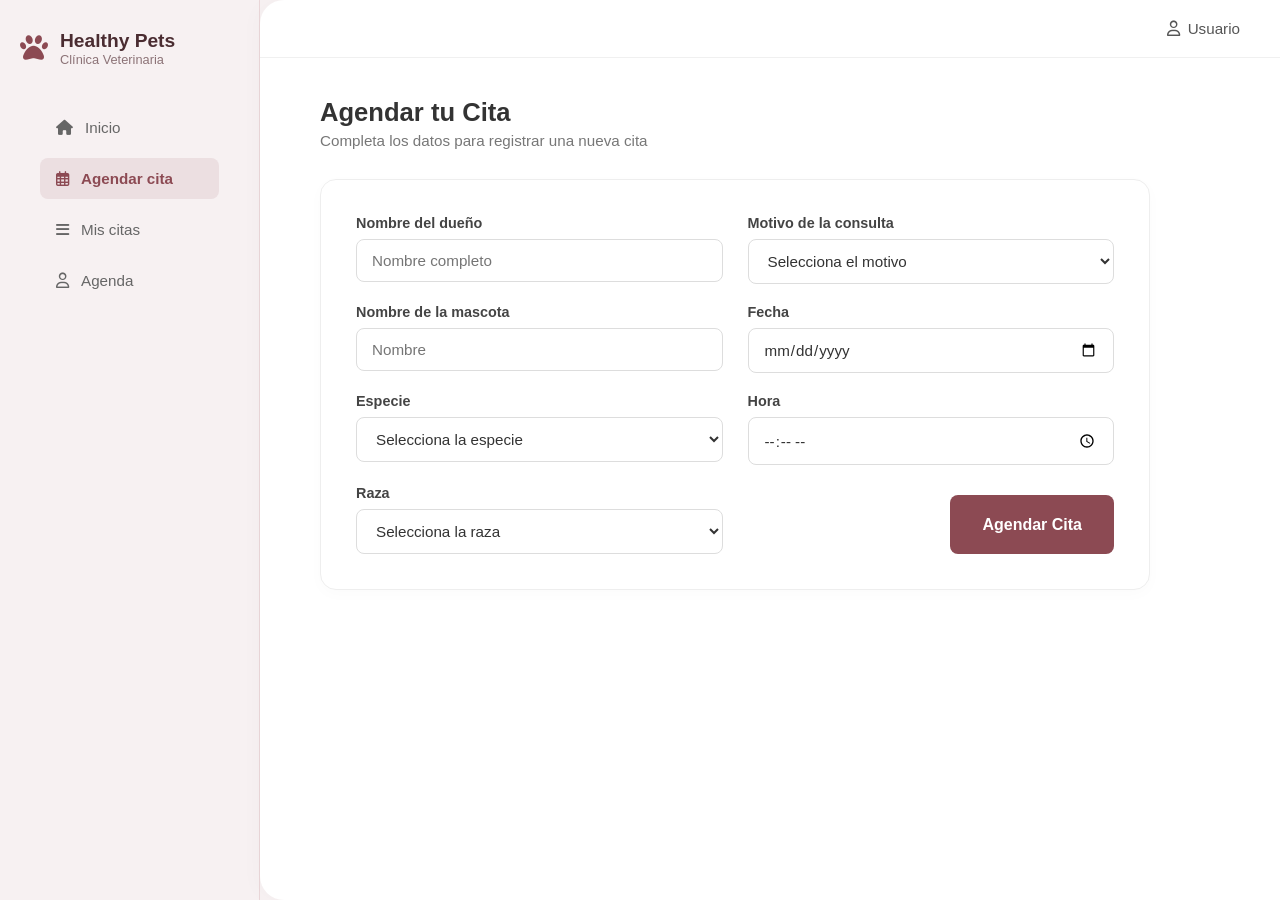
<file: index.html>
<!DOCTYPE html>
<html lang="es">
<head>
  <meta charset="UTF-8">
  <title>Agendar Cita - Healthy Pets</title>
  <link rel="stylesheet" href="css/global.css">
  <link rel="stylesheet" href="css/index.css">
  <!-- Iconos -->
  <link rel="stylesheet" href="https://cdnjs.cloudflare.com/ajax/libs/font-awesome/6.4.0/css/all.min.css">
</head>
<body>
  <div class="app-container">
    <!-- Barra Lateral -->
    <aside class="sidebar">
      <div class="sidebar-logo">
        <div class="paw-icon-top"><i class="fa-solid fa-paw"></i></div>
        <div>
          <h2>Healthy Pets</h2>
          <span>Clínica Veterinaria</span>
        </div>
      </div>
      <nav class="sidebar-nav">
        <a href="login.html" class="nav-item">
          <i class='fa-solid fa-house'></i> <span>Inicio</span>
        </a>
        <a href="index.html" class="nav-item active">
          <i class='fa-regular fa-calendar-days'></i> <span>Agendar cita</span>
        </a>
        <a href="citas.html" class="nav-item">
          <i class='fa-solid fa-bars'></i> <span>Mis citas</span>
        </a>
        <a href="agenda.html" class="nav-item">
          <i class='fa-regular fa-user'></i> <span>Agenda</span>
        </a>
      </nav>
    </aside>

    <!-- Contenido Principal -->
    <main class="main-content">
      <header class="top-header">
        <div class="user-profile">
          <i class='fa-regular fa-user'></i> Usuario
        </div>
      </header>

      <div class="form-container-wrapper">
        <div class="form-header">
          <h2>Agendar tu Cita</h2>
          <p>Completa los datos para registrar una nueva cita</p>
        </div>

        <div class="cita-card">
          <form class="formulario-grid">
            <div class="form-group">
              <label for="dueno">Nombre del dueño</label>
              <input type="text" id="dueno" placeholder="Nombre completo" required>
            </div>
            <div class="form-group">
              <label for="motivo">Motivo de la consulta</label>
              <select id="motivo" required>
                <option value="" disabled selected>Selecciona el motivo</option>
                <option value="urgencia">Urgencia</option>
                <option value="general">General</option>
                <option value="vacunacion">Vacunación</option>
              </select>
              <!--No olvidar agregar una opcion de dsiponibilidad de horario de cada doctor-->
            </div>
            <div class="form-group">
              <label for="mascota">Nombre de la mascota</label>
              <input type="text" id="mascota" placeholder="Nombre" required>
            </div>
            <div class="form-group">
              <label for="fecha">Fecha</label>
              <input type="date" id="fecha" required>
            </div>
            <div class="form-group">
              <label for="especie">Especie</label>
              <select id="especie" required>
                <option value="" disabled selected>Selecciona la especie</option>
                <option value="perro">Perro</option>
                <option value="gato">Gato</option>
                <option value="otro">Otro</option>
              </select>
            </div>
            <div class="form-group">
              <label for="hora">Hora</label>
              <input type="time" id="hora" required>
            </div>
            <div class="form-group">
              <label for="raza">Raza</label>
              <select id="raza" required>
                <option value="" disabled selected>Selecciona la raza</option>
                <option value="golden">Golden Retriever</option>
                <option value="mestizo">Mestizo</option>
                <option value="siames">Siamés</option>
                <option value="otro">Otra</option>
              </select>
            </div>
            <div class="form-actions">
              <button type="submit" class="btn-submit">Agendar Cita</button>
            </div>
          </form>
        </div>
        <div id="lista-citas-dinamica" style="margin-top: 20px;"></div>
      </div>
    </main>
  </div>

  <script>
    const boton = document.querySelector('.formulario-grid button[type="submit"]');

    if (boton) {
      boton.addEventListener('click', (evento) => {
        evento.preventDefault();

        const dueno = document.getElementById('dueno').value;
        const motivo = document.getElementById('motivo').value;
        const mascota = document.getElementById('mascota').value;
        const fecha = document.getElementById('fecha').value;
        const especie = document.getElementById('especie').value;
        const hora = document.getElementById('hora').value;
        const raza = document.getElementById('raza').value;

        if (!dueno || !mascota || !fecha || !hora) {
          alert("Por favor, llena los campos obligatorios principales.");
          return;
        }

        const nuevaCita = { dueno, motivo, mascota, fecha, especie, hora, raza };
        const listaCitas = JSON.parse(localStorage.getItem('citasGuardadas')) || [];
        listaCitas.push(nuevaCita);
        localStorage.setItem('citasGuardadas', JSON.stringify(listaCitas));

        window.location.href = 'citaex.html';
      });
    }
  </script>
</body>
</html>
</file>
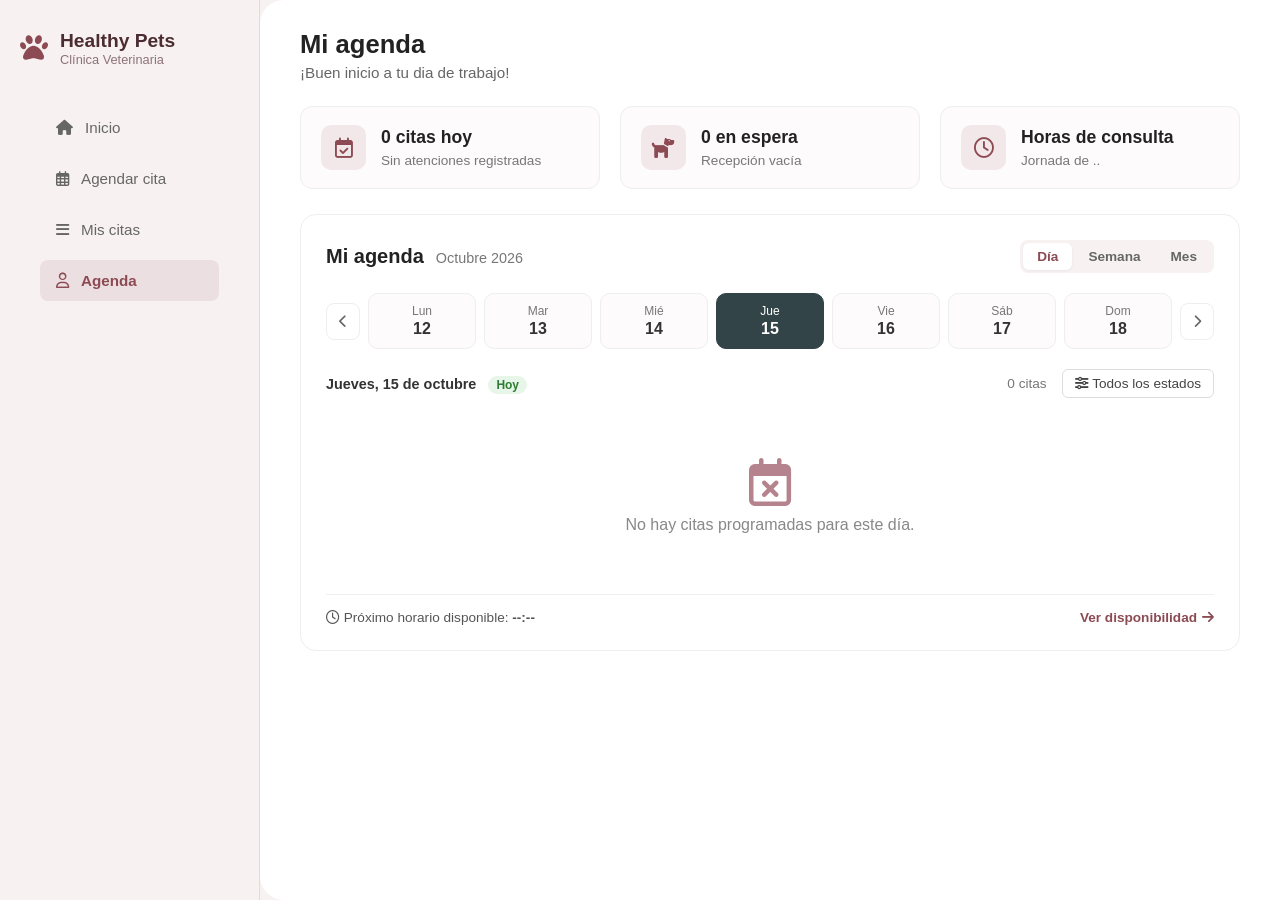
<file: agenda.html>
<!DOCTYPE html>
<html lang="es">
<head>
  <meta charset="UTF-8">
  <title>Mi agenda - Healthy Pets</title>
  <link rel="stylesheet" href="css/global.css">
  <link rel="stylesheet" href="css/agenda.css">
  <!-- Iconos -->
  <link rel="stylesheet" href="https://cdnjs.cloudflare.com/ajax/libs/font-awesome/6.4.0/css/all.min.css">
</head>
<body>
  <div class="app-container">
    <!-- Barra Lateral -->
    <aside class="sidebar">
      <div class="sidebar-logo">
        <div class="paw-icon-top"><i class="fa-solid fa-paw"></i></div>
        <div>
          <h2>Healthy Pets</h2>
          <span>Clínica Veterinaria</span>
        </div>
      </div>
      <nav class="sidebar-nav">
        <a href="login.html" class="nav-item">
          <i class='fa-solid fa-house'></i> <span>Inicio</span>
        </a>
        <a href="index.html" class="nav-item">
          <i class='fa-regular fa-calendar-days'></i> <span>Agendar cita</span>
        </a>
        <a href="citas.html" class="nav-item">
          <i class='fa-solid fa-bars'></i> <span>Mis citas</span>
        </a>
        <a href="agenda.html" class="nav-item active">
          <i class='fa-regular fa-user'></i> <span>Agenda</span>
        </a>
      </nav>
    </aside>

    <!-- Contenido Principal -->
    <main class="main-content">
      
      <!-- Cabecera Superior con Botones de Acción -->
      <header class="agenda-top-header">
        <div>
          <h1>Mi agenda</h1>
          <p>¡Buen inicio a tu dia de trabajo!</p>
        </div>
        
      </header>

      <!-- Tarjetas de Estadísticas (Dinámicas o vacías) -->
      <div class="stats-row">
        <div class="stat-card">
          <div class="stat-icon"><i class="fa-regular fa-calendar-check"></i></div>
          <div class="stat-info">
            <h3 id="stat-citas-hoy">0 citas hoy</h3>
            <span>Sin atenciones registradas</span>
          </div>
        </div>
        <div class="stat-card">
          <div class="stat-icon"><i class="fa-solid fa-dog"></i></div>
          <div class="stat-info">
            <h3 id="stat-en-espera">0 en espera</h3>
            <span>Recepción vacía</span>
          </div>
        </div>
        <div class="stat-card">
          <div class="stat-icon"><i class="fa-regular fa-clock"></i></div>
          <div class="stat-info">
            <h3>Horas de consulta</h3>
            <span>Jornada de ..</span>
          </div>
        </div>
      </div>

      <!-- Sección Principal de Agenda (Contenedor vacío listo para JS / Base de Datos) -->
      <div class="right-agenda-column full-width">
        <div class="agenda-toolbar">
          <div class="agenda-title-date">
            <h2>Mi agenda</h2>
            <span id="mes-actual-label">Octubre 2026</span>
          </div>
          <div class="agenda-views">
            <button class="view-btn active">Día</button>
            <button class="view-btn">Semana</button>
            <button class="view-btn">Mes</button>
          </div>
        </div>

        <!-- Selector de Días de la Semana -->
        <div class="days-selector">
          <button class="arrow-btn"><i class="fa-solid fa-chevron-left"></i></button>
          <div class="day-item"><small>Lun</small><b>12</b></div>
          <div class="day-item"><small>Mar</small><b>13</b></div>
          <div class="day-item"><small>Mié</small><b>14</b></div>
          <div class="day-item active"><small>Jue</small><b>15</b></div>
          <div class="day-item"><small>Vie</small><b>16</b></div>
          <div class="day-item"><small>Sáb</small><b>17</b></div>
          <div class="day-item"><small>Dom</small><b>18</b></div>
          <button class="arrow-btn"><i class="fa-solid fa-chevron-right"></i></button>
        </div>

        <!-- Sub-cabecera del día seleccionado -->
        <div class="day-sub-header">
          <div class="date-badge-label">
            <strong>Jueves, 15 de octubre</strong> <span class="badge-today">Hoy</span>
          </div>
          <div class="agenda-filters">
            <span id="contador-citas-dia">0 citas</span>
            <button class="filter-dropdown-btn"><i class="fa-solid fa-sliders"></i> Todos los estados</button>
          </div>
        </div>

        <!-- LISTADO VACÍO (Aquí se inyectarán las citas mediante JavaScript o tu Backend) -->
        <div id="contenedor-agenda-dinamica" class="agenda-list">
          <!-- Mensaje predeterminado cuando no hay citas -->
          <div class="empty-state-agenda" style="text-align: center; padding: 40px; color: #888;">
            <i class="fa-regular fa-calendar-xmark" style="font-size: 3rem; margin-bottom: 10px; color: #b5838d;"></i>
            <p>No hay citas programadas para este día.</p>
          </div>
        </div>

        <!-- Pie de Agenda -->
        <div class="agenda-footer-bar">
          <span><i class="fa-regular fa-clock"></i> Próximo horario disponible: <strong id="proximo-horario">--:--</strong></span>
          <a href="#" class="link-disponibilidad">Ver disponibilidad <i class="fa-solid fa-arrow-right"></i></a>
        </div>

      </div>

    </main>
  </div>
</body>
</html>
</file>
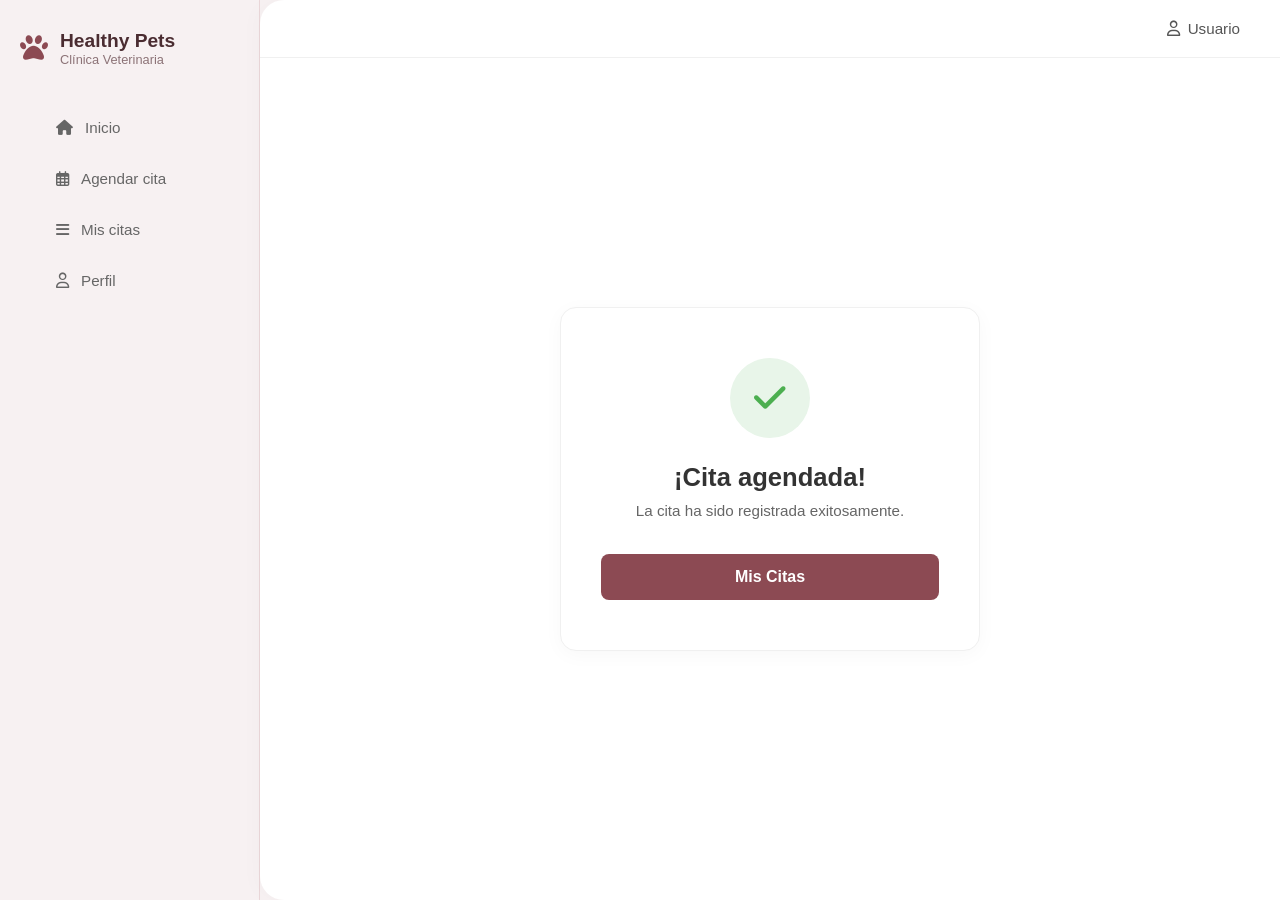
<file: citaex.html>
<!DOCTYPE html>
<html lang="es">
<head>
    <meta charset="UTF-8">
    <meta name="viewport" content="width=device-width, initial-scale=1.0">
    <title>Healthy Pets - Cita Agendada</title>
    <!-- Hojas de estilo -->
    <link rel="stylesheet" href="css/global.css">
    <link rel="stylesheet" href="css/citaex.css">
    <!-- Iconos -->
    <link rel="stylesheet" href="https://cdnjs.cloudflare.com/ajax/libs/font-awesome/6.4.0/css/all.min.css">
</head>
<body>

<div class="app-container">
    <!-- Barra Lateral (Sidebar) -->
    <aside class="sidebar">
        <div class="sidebar-logo">
            <div class="paw-icon-top"><i class="fa-solid fa-paw"></i></div>
            <div>
                <h2>Healthy Pets</h2>
                <span>Clínica Veterinaria</span>
            </div>
        </div>

        <nav class="sidebar-nav">
            <a href="login.html" class="nav-item">
                <i class='fa-solid fa-house'></i> <span>Inicio</span>
            </a>
            <a href="index.html" class="nav-item">
                <i class='fa-regular fa-calendar-days'></i> <span>Agendar cita</span>
            </a>
            <a href="citas.html" class="nav-item">
                <i class='fa-solid fa-bars'></i> <span>Mis citas</span>
            </a>
            <a href="perfil.html" class="nav-item">
                <i class='fa-regular fa-user'></i> <span>Perfil</span>
            </a>
        </nav>
    </aside>

    <!-- Contenido Principal -->
    <main class="main-content">
        <!-- Barra Superior -->
        <header class="top-header">
            <div class="user-profile">
                <i class='fa-regular fa-user'></i> Usuario
            </div>
        </header>

        <!-- Tarjeta de Confirmación de Cita -->
        <div class="success-container">
            <div class="success-card">
                
                <!-- Círculo de Verificación con icono -->
                <div class="check-circle">
                    <i class="fa-solid fa-check"></i>
                </div>

                <h2>¡Cita agendada!</h2>
                <p class="success-message">La cita ha sido registrada exitosamente.</p>

                <!-- Botón Ir al Inicio -->
                <a href="citas.html" class="btn-success">Mis Citas</a>
            </div>
        </div>
    </main>
</div>

</body>
</html>
</file>
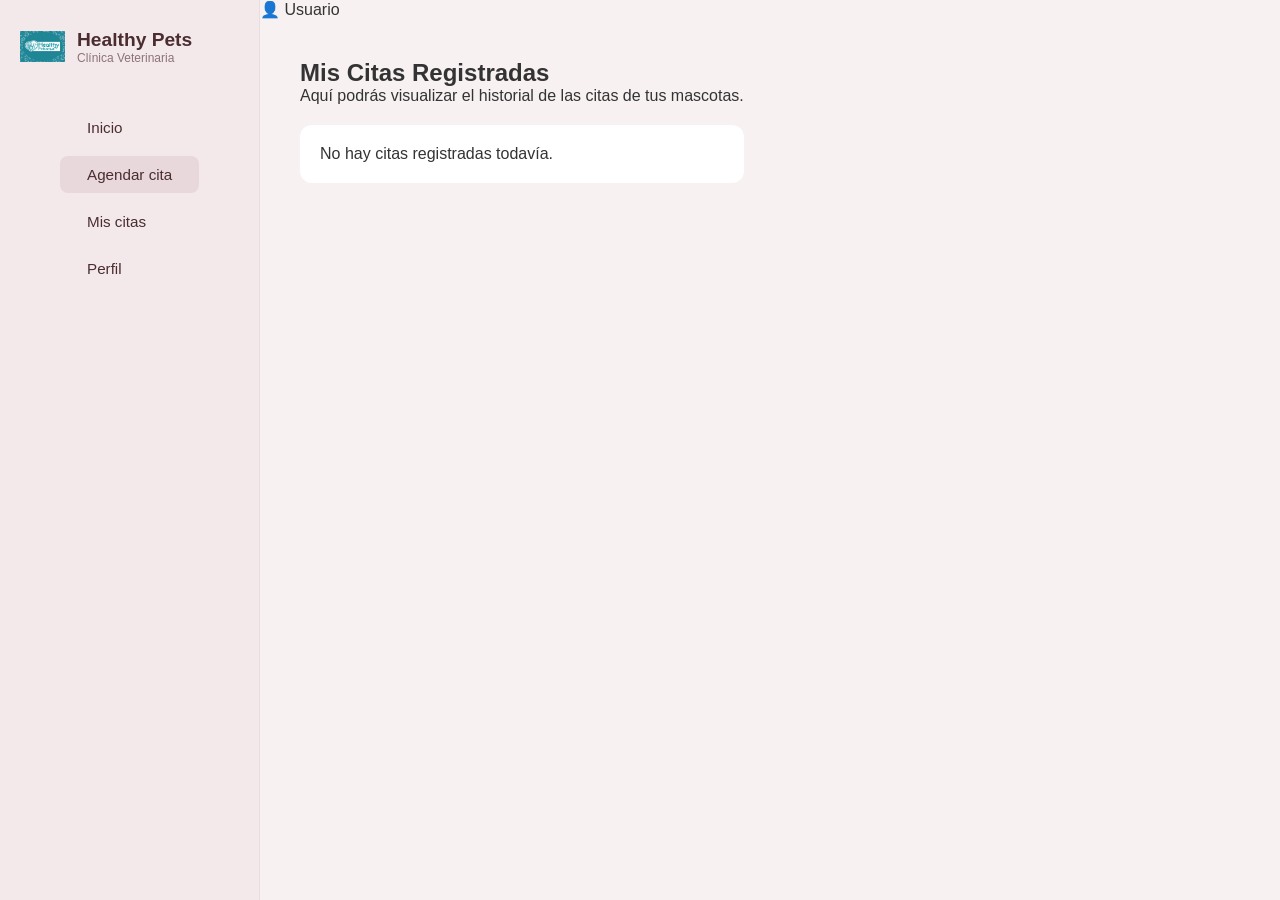
<file: citas.html>
<!DOCTYPE html>
<html lang="es">
<head>
    <meta charset="UTF-8">
    <meta name="viewport" content="width=device-width, initial-scale=1.0">
    <title>Healthy Pets - Mis Citas</title>
    <link rel="stylesheet" href="css/global.css">
    <link rel="stylesheet" href="css/citas.css">
</head>
<body>

<div class="app-container">
    <!-- Barra Lateral -->
    <aside class="sidebar">
        <div class="sidebar-logo">
            <img src="logo-V.png" alt="Logo Veterinaria">
            <div>
                <h1>Healthy Pets</h1>
                <span>Clínica Veterinaria</span>
            </div>
        </div>

       <nav class="sidebar-nav">
    <!-- El botón de Inicio ahora redirige al login -->
   <nav class="sidebar-nav">
        <a href="login.html" class="nav-item">
          <i class='fa-solid fa-house'></i> <span>Inicio</span>
        </a>
        <a href="index.html" class="nav-item active">
          <i class='fa-regular fa-calendar-days'></i> <span>Agendar cita</span>
        </a>
        <a href="citas.html" class="nav-item">
          <i class='fa-solid fa-bars'></i> <span>Mis citas</span>
        </a>
        <a href="perfil.html" class="nav-item">
          <i class='fa-regular fa-user'></i> <span>Perfil</span>
        </a>
      </nav>
    </aside>

    <!-- Contenido Principal -->
    <main class="main-content">
        <header class="top-header">
            <div class="user-profile"><span>👤 Usuario</span></div>
        </header>

        <div class="form-container-wrapper" style="padding: 40px;">
            <h2>Mis Citas Registradas</h2>
            <p>Aquí podrás visualizar el historial de las citas de tus mascotas.</p>
            <!-- Contenedor del listado -->
            <div id="lista-citas" style="background: white; padding: 20px; border-radius: 12px; margin-top: 20px;">
                <p>No hay citas registradas todavía.</p>
            </div>
        </div>
    </main>
</div>

</body>
</html>
<script>
  document.addEventListener("DOMContentLoaded", () => {
    const contenedor = document.getElementById("contenedor-mis-citas");
    const citasGuardadas = JSON.parse(localStorage.getItem("citasGuardadas")) || [];

    if (citasGuardadas.length === 0) {
      contenedor.innerHTML = `<p style="text-align: center; color: #666; padding: 20px;">No hay citas registradas todavía.</p>`;
      return;
    }

    contenedor.innerHTML = ""; // Limpiar contenedor

    citasGuardadas.forEach((cita, index) => {
      const tarjeta = document.createElement("div");
      tarjeta.className = "cita-card-detalle";

      tarjeta.innerHTML = `
        <div class="cita-header-bar">
          <span>Detalle de Cita</span>
          <span>#0${index + 1}</span>
        </div>
        <div class="cita-body">
          <div class="cita-info-top">
            <div class="pet-avatar">🐶</div>
            <div class="pet-main-info">
              <h3>${cita.mascota}</h3>
              <p>${cita.especie} - ${cita.raza || 'No especificada'}</p>
            </div>
            <span class="badge-confirmada">Confirmada</span>
          </div>

          <div class="cita-detail-row">
            <span class="label">👤 Dueño:</span>
            <span class="value">${cita.dueno}</span>
          </div>
          <div class="cita-detail-row">
            <span class="label">🐾 Especie:</span>
            <span class="value">${cita.especie}</span>
          </div>
          <div class="cita-detail-row">
            <span class="label">🐕 Raza:</span>
            <span class="value">${cita.raza || 'N/A'}</span>
          </div>
          <div class="cita-detail-row">
            <span class="label">📋 Motivo:</span>
            <span class="value">${cita.motivo}</span>
          </div>
          <div class="cita-detail-row">
            <span class="label">📅 Fecha:</span>
            <span class="value">${cita.fecha}</span>
          </div>
          <div class="cita-detail-row">
            <span class="label">🕒 Hora:</span>
            <span class="value">${cita.hora}</span>
          </div>

          <div class="cita-actions">
            <button class="btn-accion btn-editar" onclick="alert('Editar cita próximamente')">✏️ Editar</button>
            <button class="btn-accion btn-cancelar" onclick="eliminarCita(${index})">🗑️ Cancelar</button>
          </div>
        </div>
      `;
      contenedor.appendChild(tarjeta);
    });
  });

  function eliminarCita(index) {
    if (confirm("¿Estás seguro de cancelar esta cita?")) {
      let citasGuardadas = JSON.parse(localStorage.getItem("citasGuardadas")) || [];
      citasGuardadas.splice(index, 1);
      localStorage.setItem("citasGuardadas", JSON.stringify(citasGuardadas));
      location.reload();
    }
  }
</script>
</file>
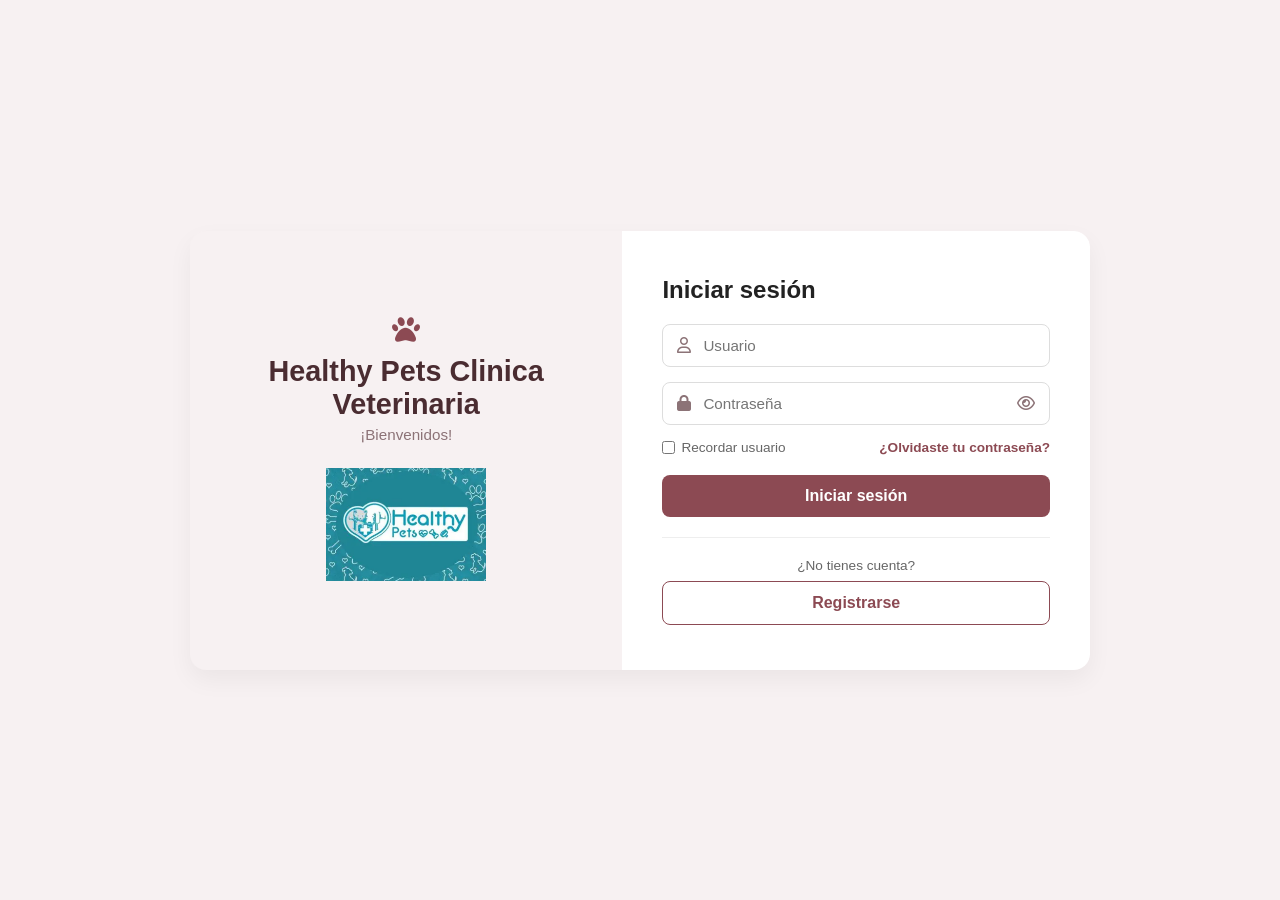
<file: login.html>
<!DOCTYPE html>
<html lang="es">
<head>
  <meta charset="UTF-8">
  <title>Iniciar Sesión - Healthy Pets</title>
  <link rel="stylesheet" href="css/global.css">
  <link rel="stylesheet" href="css/login.css">
  <!-- Iconos de FontAwesome y Boxicons -->
  <link rel="stylesheet" href="https://cdnjs.cloudflare.com/ajax/libs/font-awesome/6.4.0/css/all.min.css">
</head>
<body>

  <div class="login-container">
    <!-- Lado Izquierdo: Branding y Logo -->
    <div class="login-brand">
      <div class="logo-area">
        <div class="paw-icon-top">
          <i class="fa-solid fa-paw"></i>
        </div>
        <h1>Healthy Pets Clinica Veterinaria</h1>
        <p class="subtitulo-brand">¡Bienvenidos!</p>
      </div>
      <div class="ilustracion-mascotas">
        <img src="logo-V.png" alt="Veterinaria Healthy Pets" class="mi-imagen-login">
      </div>
    </div>

    <!-- Lado Derecho: Tarjeta con Formulario de Login -->
    <div class="login-card">
      <h2>Iniciar sesión</h2>

      <form action="index.html" method="GET" class="login-form">
        <!-- Campo Usuario -->
        <div class="input-icon-group">
          <i class="fa-regular fa-user icon"></i>
          <input type="text" placeholder="Usuario" required>
        </div>

        <!-- Campo Contraseña -->
        <div class="input-icon-group">
          <i class="fa-solid fa-lock icon"></i>
          <input type="password" placeholder="Contraseña" required>
          <i class="fa-regular fa-eye toggle-password"></i>
        </div>

        <!-- Opciones adicionales: Recordar usuario y Contraseña -->
        <div class="login-options">
          <label>
            <input type="checkbox"> Recordar usuario
          </label>
          <a href="#" class="forgot-link">¿Olvidaste tu contraseña?</a>
        </div>

        <!-- Botón Iniciar Sesión -->
        <button type="submit" class="btn-primary">Iniciar sesión</button>
        
        <div class="divider"></div>

        <!-- Opción Registrarse -->
        <p class="signup-text">¿No tienes cuenta?</p>
        <a href="registro.html" class="btn-secondary">Registrarse</a>
      </form>
    </div>
  </div>

</body>
</html>
</file>
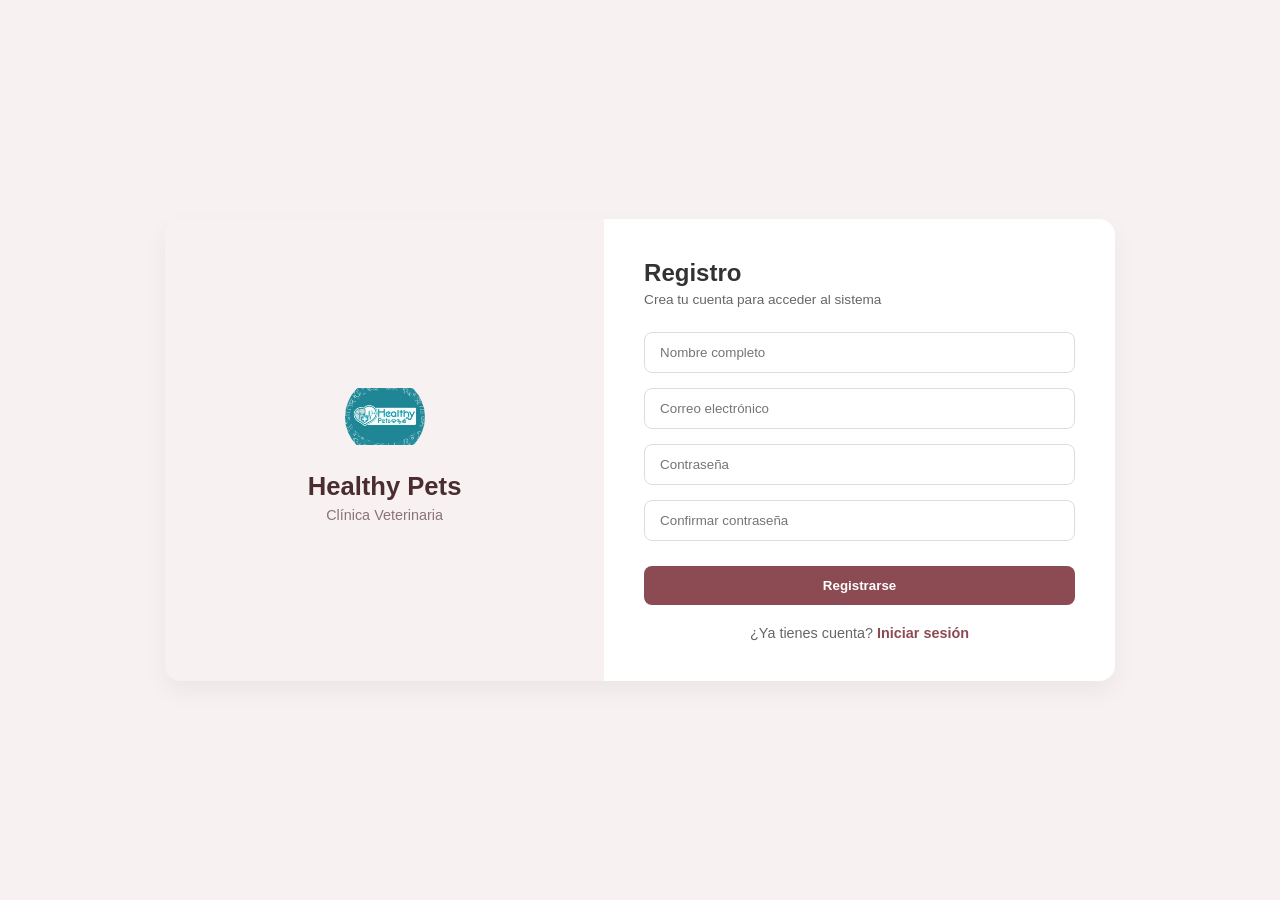
<file: Registro.html>
<!DOCTYPE html>
<html lang="es">
<head>
  <meta charset="UTF-8">
  <title>Registro - Healthy Pets</title>
  <link rel="stylesheet" href="css/global.css">
  <link rel="stylesheet" href="css/Registro.css">
</head>
<body class="auth-body"> <!--la clase para centrar el formulario en medio de la pantalla y aplicar el fondo-->

    <div class="auth-wrapper">
        <!--Lado izquierdo:diseño y Logo-->
        <div class="auth-sidebar">
            <div class="logo-container">
                <img src="logo-V.png" alt="Logo Healthy Pets" class="logo-img">
                <div class="logo-text">
                    <h2>Healthy Pets</h2>
                    <span>Clínica Veterinaria</span>
                </div>
            </div>
        </div>

        <!-- Lado Derecho: Formulario de Registro -->
        <div class="auth-main">
            <!-- Icono decorativo superior derecho -->
            <div class="top-icon">
                <i class='bx bx-bone'></i> <!--muestra el icono huella o hueso-->
            </div>

            <!-- Tarjeta del Formulario -->
            <div class="auth-card">
                <h2>Registro</h2>
                <p class="auth-subtitle">Crea tu cuenta para acceder al sistema</p>

                <form class="auth-form">
                    <!-- Nombre Completo -->
                    <div class="input-icon-group">
                        <i class='bx bx-user icon'></i>
                        <input type="text" placeholder="Nombre completo" required>
                    </div>

                    <!-- Correo Electrónico -->
                    <div class="input-icon-group">
                        <i class='bx bx-envelope icon'></i>
                        <input type="email" placeholder="Correo electrónico" required>
                    </div>

                    <!-- Contraseña -->
                    <div class="input-icon-group">
                        <i class='bx bx-lock-alt icon'></i>
                        <input type="password" placeholder="Contraseña" required>
                        <i class='bx bx-show toggle-password'></i>
                    </div>

                    <!-- Confirmar Contraseña -->
                    <div class="input-icon-group">
                        <i class='bx bx-lock-alt icon'></i>
                        <input type="password" placeholder="Confirmar contraseña" required>
                        <i class='bx bx-show toggle-password'></i>
                    </div>

                    <!-- Botón de Registro -->
                    <button type="submit" onclick="window.location.href='login.html'" class="btn-register">Registrarse</button>                </form>

                <!-- Enlace a Iniciar Sesión -->
                <p class="auth-footer">
                    ¿Ya tienes cuenta? <a href="login.html">Iniciar sesión</a>
                </p>
            </div>
        </div>
    </div>

</body>
</html>
</file>
<file: css/global.css>
/* --- Reseteo y Base --- */
* {
  box-sizing: border-box;
  margin: 0;
  padding: 0;
  font-family: 'Segoe UI', Tahoma, Geneva, Verdana, sans-serif;
}

body {
  background-color: #f7f1f2;
  color: #333;
}

/* Contenedor principal de la aplicación tipo Dashboard */
.app-container {
  display: flex;
  min-height: 100vh;
}

/* --- Barra Lateral (Sidebar) --- */
.sidebar {
  width: 260px;
  background-color: #f3e9eb;
  display: flex;
  flex-direction: column;
  padding: 24px 20px;
  border-right: 1px solid #e8dedf;
  flex-shrink: 0;
}

.sidebar-logo {
  display: flex;
  align-items: center;
  gap: 12px;
  margin-bottom: 40px;
}

.sidebar-logo img {
  width: 45px;
  height: 45px;
  object-fit: contain;
  border-radius: 8px;
}

.sidebar-logo h1 {
  font-size: 1.2rem;
  font-weight: 700;
  color: #4a2c31;
}

.sidebar-logo span {
  display: block;
  font-size: 0.75rem;
  color: #8c7377;
}

/* Menú de navegación */
.sidebar-nav {
  display: flex;
  flex-direction: column;
  gap: 8px;
}

.nav-item {
  display: flex;
  align-items: center;
  gap: 14px;
  padding: 12px 16px;
  text-decoration: none;
  color: #5a4448;
  font-size: 0.95rem;
  font-weight: 500;
  border-radius: 8px;
  transition: background-color 0.2s, color 0.2s;
}

.nav-item:hover {
  background-color: #e5d5d8;
  color: #4a2c31;
}

.nav-item.active {
  background-color: #e8d4d7;
  color: #5c2d34;
  font-weight: 600;
}

.sidebar-nav {
  display: flex;
  flex-direction: column;
  gap: 10px;
  padding: 0 20px;
}

.sidebar-nav .nav-item {
  display: flex;
  align-items: center;
  gap: 12px;
  padding: 10px 15px;
  color: #4a2c31;
  text-decoration: none;
  font-weight: 500;
  border-radius: 8px;
}

.sidebar-nav .nav-item:hover,
.sidebar-nav .nav-item.active {
  background-color: rgba(140, 74, 83, 0.1);
}
</file>
<file: css/index.css>
/* --- Estructura General y Layout --- */
body {
  margin: 0;
  padding: 0;
  font-family: 'Segoe UI', Tahoma, Geneva, Verdana, sans-serif;
  background-color: #f7f1f2;
}

.app-container {
  display: flex;
  height: 100vh;
  overflow: hidden;
}

/* --- Barra Lateral (Sidebar) --- */
.sidebar {
  width: 260px;
  background-color: #f7f1f2;
  border-right: 1px solid #ead7d9;
  display: flex;
  flex-direction: column;
  padding: 30px 20px;
  box-sizing: border-box;
}

.sidebar-logo {
  display: flex;
  align-items: center;
  gap: 12px;
  margin-bottom: 40px;
}

.paw-icon-top {
  font-size: 28px;
  color: #8c4a53;
}

.sidebar-logo h2 {
  font-size: 1.2rem;
  color: #4a2c31;
  margin: 0;
}

.sidebar-logo span {
  font-size: 0.8rem;
  color: #8c7377;
}

.sidebar-nav {
  display: flex;
  flex-direction: column;
  gap: 10px;
}

.sidebar-nav .nav-item {
  display: flex;
  align-items: center;
  gap: 12px;
  padding: 12px 16px;
  text-decoration: none;
  color: #666;
  font-weight: 500;
  border-radius: 8px;
  transition: all 0.2s;
}

.sidebar-nav .nav-item:hover {
  background-color: #ecdfe1;
  color: #8c4a53;
}

.sidebar-nav .nav-item.active {
  background-color: #ecdfe1;
  color: #8c4a53;
  font-weight: 600;
}

/* --- Contenido Principal --- */
.main-content {
  flex: 1;
  display: flex;
  flex-direction: column;
  background-color: #ffffff;
  overflow-y: auto;
  border-top-left-radius: 24px;
  border-bottom-left-radius: 24px;
  box-shadow: -5px 0 20px rgba(0,0,0,0.02);
}

.top-header {
  padding: 20px 40px;
  display: flex;
  justify-content: flex-end;
  align-items: center;
  border-bottom: 1px solid #f0f0f0;
}

.user-profile {
  display: flex;
  align-items: center;
  gap: 8px;
  color: #555;
  font-weight: 500;
  font-size: 0.95rem;
}

/* --- Contenedor del Formulario --- */
.form-container-wrapper {
  padding: 40px 60px;
  max-width: 950px;
}

.form-header h2 {
  font-size: 1.6rem;
  color: #333;
  margin: 0 0 5px 0;
}

.form-header p {
  color: #777;
  font-size: 0.95rem;
  margin: 0 0 30px 0;
}

.cita-card {
  background: #ffffff;
  padding: 35px;
  border-radius: 16px;
  border: 1px solid #eee;
  box-shadow: 0 4px 15px rgba(0,0,0,0.02);
}

/* --- Grid de dos columnas para el Formulario --- */
.formulario-grid {
  display: grid;
  grid-template-columns: 1fr 1fr;
  gap: 20px 25px;
}

.form-group {
  display: flex;
  flex-direction: column;
  gap: 8px;
}

.form-group label {
  font-size: 0.9rem;
  font-weight: 600;
  color: #444;
}

.form-group input,
.form-group select {
  padding: 12px 15px;
  border: 1px solid #ddd;
  border-radius: 8px;
  outline: none;
  font-size: 0.95rem;
  background-color: #fff;
  color: #333;
  box-sizing: border-box;
}

.form-group input:focus,
.form-group select:focus {
  border-color: #8c4a53;
}

/* --- Botón de Acción a la derecha --- */
.form-actions {
  grid-column: 2 / 3;
  display: flex;
  justify-content: flex-end;
  margin-top: 10px;
}

.btn-submit {
  background-color: #8c4a53;
  color: white;
  padding: 12px 32px;
  border: none;
  border-radius: 8px;
  font-weight: 600;
  cursor: pointer;
  font-size: 1rem;
  transition: background 0.2s;
}

.btn-submit:hover {
  background-color: #723b43;
}
</file>
<file: css/agenda.css>
/* --- Estilos Generales --- */
body {
  margin: 0;
  padding: 0;
  font-family: 'Segoe UI', Tahoma, Geneva, Verdana, sans-serif;
  background-color: #f7f1f2;
}

.app-container {
  display: flex;
  height: 100vh;
  overflow: hidden;
}

/* --- Barra Lateral (Sidebar) --- */
.sidebar {
  width: 260px;
  background-color: #f7f1f2;
  border-right: 1px solid #ead7d9;
  display: flex;
  flex-direction: column;
  padding: 30px 20px;
  box-sizing: border-box;
}

.sidebar-logo {
  display: flex;
  align-items: center;
  gap: 12px;
  margin-bottom: 40px;
}

.paw-icon-top {
  font-size: 28px;
  color: #8c4a53;
}

.sidebar-logo h2 {
  font-size: 1.2rem;
  color: #4a2c31;
  margin: 0;
}

.sidebar-logo span {
  font-size: 0.8rem;
  color: #8c7377;
}

.sidebar-nav {
  display: flex;
  flex-direction: column;
  gap: 10px;
}

.sidebar-nav .nav-item {
  display: flex;
  align-items: center;
  gap: 12px;
  padding: 12px 16px;
  text-decoration: none;
  color: #666;
  font-weight: 500;
  border-radius: 8px;
  transition: all 0.2s;
}

.sidebar-nav .nav-item:hover,
.sidebar-nav .nav-item.active {
  background-color: #ecdfe1;
  color: #8c4a53;
  font-weight: 600;
}

/* --- Contenido Principal --- */
.main-content {
  flex: 1;
  display: flex;
  flex-direction: column;
  background-color: #ffffff;
  overflow-y: auto;
  padding: 30px 40px;
  box-sizing: border-box;
  border-top-left-radius: 24px;
  border-bottom-left-radius: 24px;
}

/* --- Cabecera Superior --- */
.agenda-top-header {
  display: flex;
  justify-content: space-between;
  align-items: center;
  margin-bottom: 25px;
}

.agenda-top-header h1 {
  font-size: 1.6rem;
  color: #222;
  margin: 0 0 5px 0;
}

.agenda-top-header p {
  color: #666;
  font-size: 0.95rem;
  margin: 0;
}

.header-buttons {
  display: flex;
  gap: 12px;
}

.btn-outline {
  background: #fff;
  border: 1px solid #dcd6d7;
  padding: 10px 16px;
  border-radius: 8px;
  font-weight: 600;
  color: #444;
  cursor: pointer;
  display: flex;
  align-items: center;
  gap: 8px;
}

.btn-primary-agenda {
  background-color: #8c4a53;
  color: white;
  border: none;
  padding: 10px 18px;
  border-radius: 8px;
  font-weight: 600;
  cursor: pointer;
  display: flex;
  align-items: center;
  gap: 8px;
}

.btn-primary-agenda:hover {
  background-color: #723b43;
}

/* --- Tarjetas de Estadísticas --- */
.stats-row {
  display: grid;
  grid-template-columns: repeat(3, 1fr);
  gap: 20px;
  margin-bottom: 25px;
}

.stat-card {
  background: #fdfbfb;
  border: 1px solid #eee;
  padding: 18px 20px;
  border-radius: 12px;
  display: flex;
  align-items: center;
  gap: 15px;
}

.stat-icon {
  width: 45px;
  height: 45px;
  background-color: #f3e8e9;
  color: #8c4a53;
  border-radius: 10px;
  display: flex;
  align-items: center;
  justify-content: center;
  font-size: 20px;
}

.stat-info h3 {
  margin: 0 0 3px 0;
  font-size: 1.1rem;
  color: #222;
}

.stat-info span {
  font-size: 0.85rem;
  color: #777;
}

/* --- Contenedor de la Agenda a Ancho Completo --- */
.right-agenda-column.full-width {
  background: #fff;
  border: 1px solid #eee;
  border-radius: 16px;
  padding: 25px;
  display: flex;
  flex-direction: column;
  width: 100%;
  box-sizing: border-box;
}

.agenda-toolbar {
  display: flex;
  justify-content: space-between;
  align-items: center;
  margin-bottom: 20px;
}

.agenda-title-date {
  display: flex;
  align-items: baseline;
  gap: 12px;
}

.agenda-title-date h2 {
  margin: 0;
  font-size: 1.25rem;
  color: #222;
}

.agenda-title-date span {
  color: #777;
  font-size: 0.9rem;
}

.agenda-views {
  background: #f7f1f2;
  padding: 3px;
  border-radius: 8px;
  display: flex;
  gap: 2px;
}

.view-btn {
  background: none;
  border: none;
  padding: 6px 14px;
  border-radius: 6px;
  font-size: 0.85rem;
  font-weight: 600;
  color: #666;
  cursor: pointer;
}

.view-btn.active {
  background: #fff;
  color: #8c4a53;
  box-shadow: 0 1px 3px rgba(0,0,0,0.05);
}

/* --- Selector de Días --- */
.days-selector {
  display: flex;
  gap: 8px;
  align-items: center;
  margin-bottom: 20px;
}

.arrow-btn {
  background: none;
  border: 1px solid #eee;
  border-radius: 8px;
  padding: 10px 12px;
  cursor: pointer;
  color: #666;
}

.day-item {
  flex: 1;
  background: #fdfbfb;
  border: 1px solid #eee;
  border-radius: 10px;
  padding: 10px;
  text-align: center;
  cursor: pointer;
}

.day-item small {
  display: block;
  font-size: 0.75rem;
  color: #777;
  margin-bottom: 2px;
}

.day-item b {
  font-size: 1rem;
  color: #333;
}

.day-item.active {
  background-color: #324447;
  color: white;
  border-color: #324447;
}

.day-item.active small,
.day-item.active b {
  color: white;
}

.day-sub-header {
  display: flex;
  justify-content: space-between;
  align-items: center;
  margin-bottom: 20px;
  font-size: 0.9rem;
}

.badge-today {
  background-color: #e8f5e9;
  color: #2e7d32;
  padding: 2px 8px;
  border-radius: 12px;
  font-size: 0.75rem;
  font-weight: 600;
  margin-left: 8px;
}

.agenda-filters {
  display: flex;
  align-items: center;
  gap: 15px;
  color: #777;
  font-size: 0.85rem;
}

.filter-dropdown-btn {
  background: #fff;
  border: 1px solid #ddd;
  padding: 6px 12px;
  border-radius: 6px;
  font-size: 0.85rem;
  color: #444;
  cursor: pointer;
}

/* --- Filas de la Agenda --- */
.agenda-list {
  display: flex;
  flex-direction: column;
  gap: 12px;
}

.agenda-row {
  display: grid;
  grid-template-columns: 80px 1.5fr 1.5fr 110px 100px;
  align-items: center;
  background: #fdfbfb;
  border: 1px solid #eee;
  padding: 14px 18px;
  border-radius: 10px;
  font-size: 0.85rem;
}

.time-col {
  color: #555;
  font-weight: 600;
  font-size: 0.9rem;
}

.time-col small {
  color: #888;
  font-weight: normal;
  font-size: 0.75rem;
}

.patient-col {
  display: flex;
  align-items: center;
  gap: 12px;
}

.avatar-pet {
  width: 38px;
  height: 38px;
  background: #f0e4e6;
  border-radius: 50%;
  display: flex;
  align-items: center;
  justify-content: center;
  font-size: 18px;
}

.patient-col strong {
  display: block;
  color: #222;
  font-size: 0.95rem;
}

.patient-col p {
  margin: 2px 0 0 0;
  color: #777;
  font-size: 0.75rem;
  line-height: 1.3;
}

.motive-col strong {
  display: block;
  color: #333;
}

.motive-col span {
  color: #777;
  font-size: 0.75rem;
}

.status-badge {
  padding: 4px 10px;
  border-radius: 12px;
  font-size: 0.75rem;
  font-weight: 600;
  text-align: center;
  display: inline-block;
}

.status-badge.atendida { background: #f0f0f0; color: #666; }
.status-badge.en-consulta { background: #e8f5e9; color: #2e7d32; }
.status-badge.en-espera { background: #fff3e0; color: #e65100; }
.status-badge.confirmada { background: #e8f5e9; color: #2e7d32; }
.status-badge.por-confirmar { background: #f3e8e9; color: #8c4a53; }

.action-col a {
  color: #8c4a53;
  text-decoration: none;
  font-weight: 600;
  font-size: 0.85rem;
  display: flex;
  align-items: center;
  gap: 5px;
  justify-content: flex-end;
}

/* --- Fila Resaltada (En consulta actual) --- */
.agenda-row.highlight-consulta {
  background: #fcf6f7;
  border: 1px solid #d8b8bc;
}

.consulta-extra-info {
  grid-column: span 5;
  border-top: 1px dashed #ead7d9;
  margin-top: 10px;
  padding-top: 8px;
  display: flex;
  justify-content: space-between;
  font-size: 0.75rem;
  color: #666;
}

.consulta-extra-info i {
  color: #8c4a53;
}

/* --- Fila de Pausa --- */
.pausa-row {
  background: #f7f7f7;
  border: 1px dashed #ddd;
  color: #666;
  font-size: 0.85rem;
  display: flex;
  align-items: center;
  gap: 15px;
}

.pausa-content {
  display: flex;
  align-items: center;
  gap: 8px;
  color: #555;
}

.pausa-content i {
  color: #b5838d;
}

/* --- Pie de Agenda --- */
.agenda-footer-bar {
  display: flex;
  justify-content: space-between;
  align-items: center;
  margin-top: 20px;
  padding-top: 15px;
  border-top: 1px solid #f0f0f0;
  font-size: 0.85rem;
  color: #555;
}

.link-disponibilidad {
  color: #8c4a53;
  text-decoration: none;
  font-weight: 600;
  display: flex;
  align-items: center;
  gap: 5px;
}
</file>
<file: css/citaex.css>
/* --- Estructura General --- */
body {
  margin: 0;
  padding: 0;
  font-family: 'Segoe UI', Tahoma, Geneva, Verdana, sans-serif;
  background-color: #f7f1f2;
}

.app-container {
  display: flex;
  height: 100vh;
  overflow: hidden;
}

/* --- Barra Lateral (Sidebar) Coherente --- */
.sidebar {
  width: 260px;
  background-color: #f7f1f2;
  border-right: 1px solid #ead7d9;
  display: flex;
  flex-direction: column;
  padding: 30px 20px;
  box-sizing: border-box;
}

.sidebar-logo {
  display: flex;
  align-items: center;
  gap: 12px;
  margin-bottom: 40px;
}

.paw-icon-top {
  font-size: 28px;
  color: #8c4a53;
}

.sidebar-logo h2 {
  font-size: 1.2rem;
  color: #4a2c31;
  margin: 0;
}

.sidebar-logo span {
  font-size: 0.8rem;
  color: #8c7377;
}

.sidebar-nav {
  display: flex;
  flex-direction: column;
  gap: 10px;
}

.sidebar-nav .nav-item {
  display: flex;
  align-items: center;
  gap: 12px;
  padding: 12px 16px;
  text-decoration: none;
  color: #666;
  font-weight: 500;
  border-radius: 8px;
  transition: all 0.2s;
}

.sidebar-nav .nav-item:hover {
  background-color: #ecdfe1;
  color: #8c4a53;
}

/* --- Contenido Principal --- */
.main-content {
  flex: 1;
  display: flex;
  flex-direction: column;
  background-color: #ffffff;
  overflow-y: auto;
  border-top-left-radius: 24px;
  border-bottom-left-radius: 24px;
  box-shadow: -5px 0 20px rgba(0,0,0,0.02);
}

.top-header {
  padding: 20px 40px;
  display: flex;
  justify-content: flex-end;
  align-items: center;
  border-bottom: 1px solid #f0f0f0;
}

.user-profile {
  display: flex;
  align-items: center;
  gap: 8px;
  color: #555;
  font-weight: 500;
  font-size: 0.95rem;
}

/* --- Contenedor de la Tarjeta de Éxito --- */
.success-container {
  display: flex;
  justify-content: center;
  align-items: center;
  flex: 1;
  padding: 40px;
}

.success-card {
  background: #ffffff;
  padding: 50px 40px;
  border-radius: 16px;
  text-align: center;
  box-shadow: 0 4px 20px rgba(0,0,0,0.03);
  border: 1px solid #f0f0f0;
  max-width: 420px;
  width: 100%;
}

/* --- Círculo Verde de Verificación --- */
.check-circle {
  width: 80px;
  height: 80px;
  background-color: #e8f5e9;
  color: #4caf50;
  border-radius: 50%;
  display: flex;
  align-items: center;
  justify-content: center;
  font-size: 36px;
  margin: 0 auto 25px auto;
}

.success-card h2 {
  color: #333;
  margin-bottom: 10px;
  font-size: 1.6rem;
}

.success-message {
  color: #666;
  margin-bottom: 35px;
  font-size: 0.95rem;
}

/* --- Botón de Acción Estilizado --- */
.btn-success {
  display: inline-block;
  width: 100%;
  padding: 14px;
  background-color: #8c4a53;
  color: white;
  border: none;
  border-radius: 8px;
  font-weight: 600;
  text-align: center;
  text-decoration: none;
  font-size: 1rem;
  box-sizing: border-box;
  transition: background 0.2s;
}

.btn-success:hover {
  background-color: #723b43;
}
</file>
<file: css/citas.css>
/* --- Contenedor general de la sección de citas --- */
.citas-container {
  display: flex;
  flex-direction: column;
  align-items: center;
  padding: 30px;
  background-color: #f7f1f2;
  min-height: 85vh;
}

/* --- Tarjeta Individual de Detalle de Cita --- */
.cita-card-detalle {
  background: #ffffff;
  width: 100%;
  max-width: 500px;
  border-radius: 16px;
  box-shadow: 0 10px 25px rgba(0, 0, 0, 0.08);
  overflow: hidden;
  margin-bottom: 25px;
  border: 1px solid #eee;
}

/* --- Cabecera de la Tarjeta --- */
.cita-header-bar {
  background-color: #8c4a53; /* Color vino corporativo */
  color: white;
  padding: 15px 20px;
  display: flex;
  justify-content: space-between;
  align-items: center;
  font-weight: 600;
  font-size: 1.1rem;
}

/* --- Cuerpo de la Tarjeta --- */
.cita-body {
  padding: 25px;
}

.cita-info-top {
  display: flex;
  align-items: center;
  gap: 20px;
  margin-bottom: 25px;
  border-bottom: 1px solid #f0f0f0;
  padding-bottom: 20px;
}

.pet-avatar {
  width: 70px;
  height: 70px;
  border-radius: 50%;
  background-color: #e2d1d4;
  display: flex;
  align-items: center;
  justify-content: center;
  font-size: 30px;
  object-fit: cover;
}

.pet-main-info h3 {
  margin: 0 0 5px 0;
  color: #333;
  font-size: 1.4rem;
}

.pet-main-info p {
  margin: 0;
  color: #777;
  font-size: 0.9rem;
}

.badge-confirmada {
  margin-left: auto;
  background-color: #e8f5e9;
  color: #4caf50;
  padding: 6px 12px;
  border-radius: 20px;
  font-size: 0.85rem;
  font-weight: 600;
}

/* --- Filas de Detalles --- */
.cita-detail-row {
  display: flex;
  align-items: center;
  margin-bottom: 12px;
  font-size: 0.95rem;
}

.cita-detail-row span.label {
  width: 130px;
  color: #666;
  font-weight: 500;
  display: flex;
  align-items: center;
  gap: 8px;
}

.cita-detail-row span.value {
  color: #333;
  font-weight: 600;
}

/* --- Botones de Acción (Editar / Cancelar) --- */
.cita-actions {
  display: flex;
  gap: 15px;
  margin-top: 25px;
  padding-top: 20px;
  border-top: 1px solid #f0f0f0;
}

.btn-accion {
  flex: 1;
  padding: 12px;
  border-radius: 8px;
  font-weight: 600;
  cursor: pointer;
  text-align: center;
  text-decoration: none;
  font-size: 0.95rem;
  display: flex;
  align-items: center;
  justify-content: center;
  gap: 8px;
}

.btn-editar {
  background-color: #ffffff;
  color: #333;
  border: 1px solid #ccc;
}

.btn-editar:hover {
  background-color: #f9f9f9;
}

.btn-cancelar {
  background-color: #ffffff;
  color: #d32f2f;
  border: 1px solid #f5c6cb;
}

.btn-cancelar:hover {
  background-color: #fff5f5;
}
</file>
<file: css/login.css>
/* --- Contenedor Principal en Pantalla Completa --- */
body {
  margin: 0;
  padding: 0;
  background-color: #f7f1f2;
  font-family: 'Segoe UI', Tahoma, Geneva, Verdana, sans-serif;
  display: flex;
  justify-content: center;
  align-items: center;
  min-height: 100vh;
}

.login-container {
  display: flex;
  width: 900px;
  max-width: 95%;
  background-color: #f7f1f2;
  border-radius: 16px;
  overflow: hidden;
  box-shadow: 0 10px 25px rgba(0, 0, 0, 0.05);
}

/* --- Lado Izquierdo --- */
.login-brand {
  flex: 1;
  padding: 40px;
  display: flex;
  flex-direction: column;
  justify-content: center;
  align-items: center;
  text-align: center;
}

.paw-icon-top {
  font-size: 28px;
  color: #8c4a53;
  margin-bottom: 8px;
}

.login-brand h1 {
  font-size: 1.8rem;
  color: #4a2c31;
  margin: 0 0 5px 0;
}

.subtitulo-brand {
  font-size: 0.95rem;
  color: #8c7377;
  margin-bottom: 25px;
}

.ilustracion-mascotas img.mi-imagen-login {
  width: 160px;
  height: auto;
  object-fit: contain;
}

/* --- Lado Derecho (Tarjeta Blanca) --- */
.login-card {
  flex: 1.1;
  background-color: #ffffff;
  padding: 45px 40px;
  display: flex;
  flex-direction: column;
  justify-content: center;
  border-radius: 0 16px 16px 0;
}

.login-card h2 {
  font-size: 1.5rem;
  color: #222;
  margin-bottom: 20px;
}

/* --- Grupos de Inputs con Iconos --- */
.input-icon-group {
  position: relative;
  margin-bottom: 15px;
}

.input-icon-group input {
  width: 100%;
  padding: 12px 15px 12px 40px;
  border: 1px solid #ddd;
  border-radius: 8px;
  outline: none;
  box-sizing: border-box;
  font-size: 0.95rem;
}

.input-icon-group .icon {
  position: absolute;
  left: 15px;
  top: 50%;
  transform: translateY(-50%);
  color: #8c7377;
}

.input-icon-group .toggle-password {
  position: absolute;
  right: 15px;
  top: 50%;
  transform: translateY(-50%);
  color: #8c7377;
  cursor: pointer;
}

/* --- Opciones de Recordar / Olvidé contraseña --- */
.login-options {
  display: flex;
  justify-content: space-between;
  align-items: center;
  font-size: 0.85rem;
  color: #666;
  margin-bottom: 20px;
}

.login-options label {
  display: flex;
  align-items: center;
  gap: 6px;
  cursor: pointer;
}

.forgot-link {
  color: #8c4a53;
  text-decoration: none;
  font-weight: 600;
}

.forgot-link:hover {
  text-decoration: underline;
}

/* --- Botones --- */
.btn-primary {
  width: 100%;
  padding: 12px;
  background-color: #8c4a53;
  color: white;
  border: none;
  border-radius: 8px;
  font-weight: 600;
  cursor: pointer;
  font-size: 1rem;
  transition: background 0.2s;
}

.btn-primary:hover {
  background-color: #723b43;
}

.divider {
  border-bottom: 1px solid #eee;
  margin: 20px 0;
}

.signup-text {
  text-align: center;
  font-size: 0.85rem;
  color: #666;
  margin-bottom: 8px;
}

.btn-secondary {
  display: block;
  width: 100%;
  padding: 12px;
  background-color: #ffffff;
  color: #8c4a53;
  border: 1px solid #8c4a53;
  border-radius: 8px;
  font-weight: 600;
  text-align: center;
  text-decoration: none;
  box-sizing: border-box;
  transition: background 0.2s;
}

.btn-secondary:hover {
  background-color: #fcf8f8;
}
</file>
<file: css/Registro.css>
/* --- Estilos base y centrado de la vista de registro --- */
body.auth-body {
  margin: 0;
  padding: 0;
  background-color: #f7f1f2;
  font-family: 'Segoe UI', Tahoma, Geneva, Verdana, sans-serif;
  display: flex;
  justify-content: center;
  align-items: center;
  min-height: 100vh;
}

.auth-wrapper {
  display: flex;
  width: 950px;
  max-width: 100%;
  background-color: #f7f1f2;
  border-radius: 16px;
  overflow: hidden;
  box-shadow: 0 10px 25px rgba(0, 0, 0, 0.05);
}

/* --- Panel Izquierdo (Barra decorativa y logo) --- */
.auth-sidebar {
  flex: 1;
  padding: 40px;
  display: flex;
  flex-direction: column;
  justify-content: center;
  align-items: center;
  background-color: #f7f1f2;
}

.auth-sidebar .logo-container {
  display: flex;
  flex-direction: column;
  align-items: center;
  text-align: center;
}

.auth-sidebar .logo-img {
  width: 80px;
  height: 80px;
  object-fit: contain;
  margin-bottom: 15px;
  border-radius: 50%;
}

.auth-sidebar .logo-text h2 {
  font-size: 1.6rem;
  color: #4a2c31;
  margin: 0 0 5px 0;
}

.auth-sidebar .logo-text span {
  font-size: 0.9rem;
  color: #8c7377;
}

/* --- Panel Derecho (Tarjeta Blanca con Formulario) --- */
.auth-main {
  flex: 1.2;
  background-color: #ffffff;
  padding: 40px;
  display: flex;
  flex-direction: column;
  justify-content: center;
}

.auth-card h2 {
  font-size: 1.5rem;
  color: #333;
  margin-bottom: 5px;
}

.auth-subtitle {
  font-size: 0.85rem;
  color: #666;
  margin-bottom: 25px;
}

/* --- Campos y Botones del Formulario --- */
.auth-form input {
  width: 100%;
  padding: 12px 15px;
  margin-bottom: 15px;
  border: 1px solid #ddd;
  border-radius: 8px;
  outline: none;
  box-sizing: border-box;
}

.btn-register {
  width: 100%;
  padding: 12px;
  background-color: #8c4a53; /* Color vino corporativo */
  color: white;
  border: none;
  border-radius: 8px;
  font-weight: 600;
  cursor: pointer;
  margin-top: 10px;
}

.btn-register:hover {
  background-color: #723b43;
}

.auth-footer {
  text-align: center;
  margin-top: 20px;
  font-size: 0.9rem;
  color: #666;
}

.auth-footer a {
  color: #8c4a53;
  text-decoration: none;
  font-weight: 600;
}
</file>
